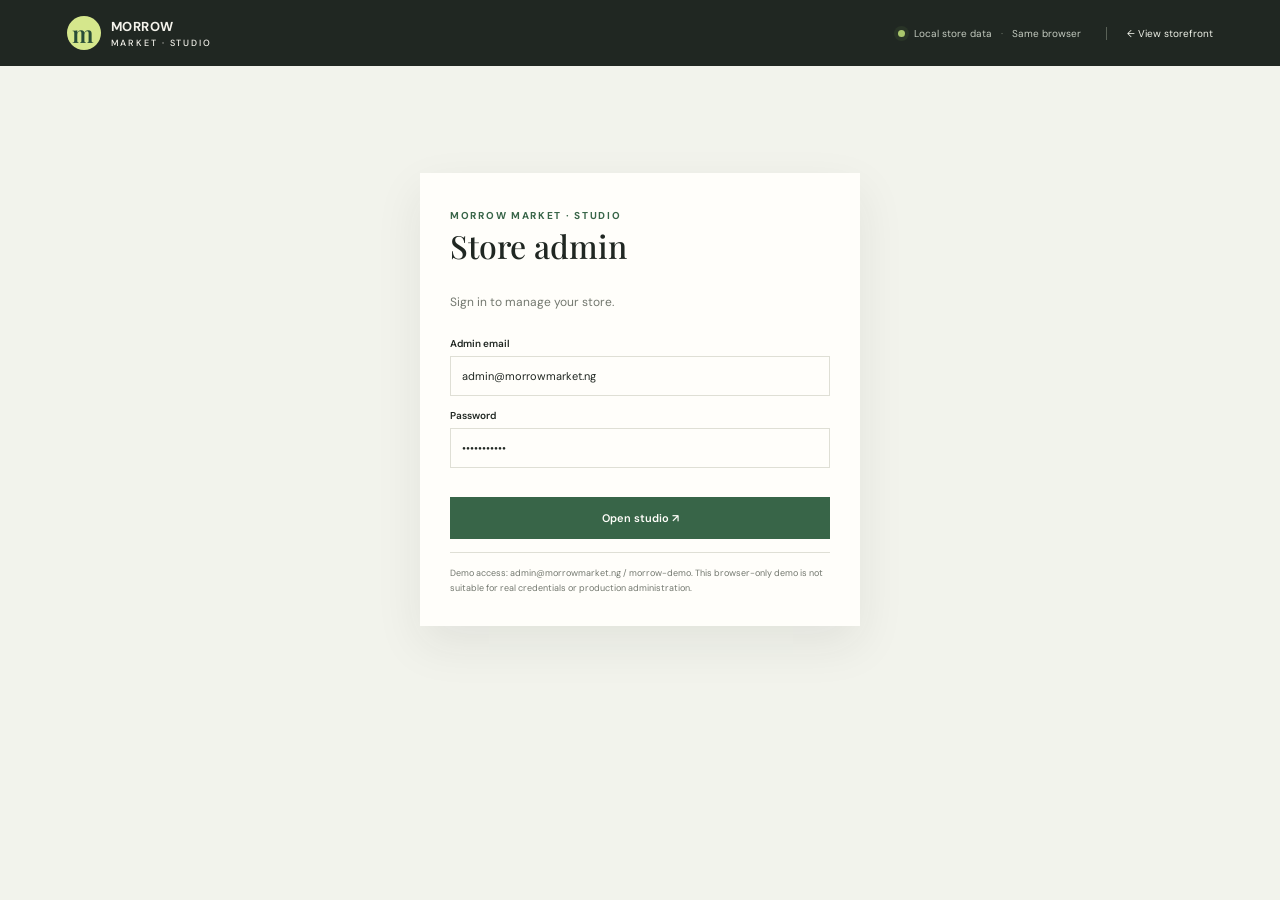
<file: admin.html>
<!doctype html>
<html lang="en">
<head>
  <meta charset="utf-8">
  <meta name="viewport" content="width=device-width, initial-scale=1">
  <meta name="theme-color" content="#202722">
  <meta name="description" content="Morrow Market store administration.">
  <link rel="manifest" href="manifest.webmanifest">
  <link rel="icon" href="assets/icon.svg" type="image/svg+xml">
  <link rel="stylesheet" href="styles.css">
  <title>Store Admin · Morrow Market</title>
</head>
<body data-entry="admin" class="admin-entry">
  <header class="admin-entry-header">
    <a class="brand" href="index.html"><span class="brand-mark">m</span><span>MORROW<small>MARKET · STUDIO</small></span></a>
    <div class="admin-entry-status"><span class="live-dot"></span> Local store data <span class="admin-entry-separator">·</span> Same browser</div>
    <a class="admin-store-link" href="index.html" target="_blank" rel="noopener">← View storefront</a>
  </header>
  <main id="app" tabindex="-1"></main>
  <span id="cart-count" hidden>0</span><span id="wishlist-count" hidden>0</span>
  <button id="install-button" hidden aria-label="Install app">Install</button>
  <div id="toast-region" aria-live="polite"></div>
  <div id="modal-root"></div>
  <script src="app.js" defer></script>
</body>
</html>
</file>
<file: styles.css>
@import url('https://fonts.googleapis.com/css2?family=DM+Sans:wght@400;500;600;700&family=Playfair+Display:wght@500;600;700&display=swap');
:root{font-family:'DM Sans',sans-serif;color:#202722;background:#f7f5ef;font-synthesis:none;--ink:#202722;--muted:#73786f;--paper:#f7f5ef;--white:#fffefa;--line:#dfdfd5;--green:#386548;--green-dark:#284c37;--lime:#d5e78c;--orange:#d66b4b;--serif:'Playfair Display',Georgia,serif;--shadow:0 18px 45px #20272214}
*{box-sizing:border-box}body{margin:0;min-width:320px}button,input,select,textarea{font:inherit}button{color:inherit;cursor:pointer}a{color:inherit;text-decoration:none}.sr-only{position:absolute;width:1px;height:1px;padding:0;margin:-1px;overflow:hidden;clip:rect(0,0,0,0);white-space:nowrap;border:0}h1,h2,h3,p{margin-top:0}
.announcement{height:31px;background:var(--green-dark);color:var(--paper);display:flex;align-items:center;justify-content:center;gap:22px;font-size:10px}.announcement span{color:#d0d9cb}.site-header{max-width:1440px;margin:auto;padding:20px 5.2%;display:grid;grid-template-columns:1fr minmax(250px,500px) 1fr;align-items:center;gap:30px}.brand{display:flex;gap:10px;align-items:center;font-size:13px;font-weight:700;letter-spacing:.04em;white-space:nowrap}.brand-mark{width:34px;height:34px;border-radius:50%;display:grid;place-items:center;background:var(--lime);font:600 24px var(--serif);color:var(--green-dark)}.brand small{display:block;font-size:9px;font-weight:500;letter-spacing:.21em;margin-top:2px}.search-form{height:42px;border-bottom:1px solid #aeb2a8;display:flex;align-items:center;gap:10px;color:var(--muted)}.search-form>span{font-size:24px}.search-form input{border:0;outline:0;background:transparent;min-width:0;flex:1;font-size:12px}.search-form button{border:0;background:none;font-size:18px}.header-actions{display:flex;justify-content:flex-end;align-items:center;gap:13px}.header-actions button{position:relative;border:0;background:transparent;display:flex;align-items:center;gap:5px;padding:5px;font-size:12px}.header-actions button:first-letter{font-size:20px}.header-actions b{min-width:16px;height:16px;border-radius:50%;display:grid;place-items:center;background:var(--lime);font-size:9px}.main-nav{height:44px;border-block:1px solid var(--line);padding:0 5.2%;display:flex;align-items:center;gap:30px}.main-nav button{height:100%;border:0;background:transparent;color:#5d635b;font-size:11px;position:relative;white-space:nowrap}.main-nav button.active{color:var(--ink);font-weight:700}.main-nav button.active:after{content:'';position:absolute;height:2px;bottom:-1px;left:0;right:0;background:var(--green)}.main-nav span{flex:1}.admin-link{color:var(--green)!important}
#app{min-height:62vh}.hero{max-width:1440px;margin:auto;padding:28px 5.2% 0}.hero-panel{min-height:390px;position:relative;overflow:hidden;background:#dfe5d3;display:flex;align-items:center}.hero-copy{padding:42px 0 42px 9%;position:relative;z-index:1;max-width:520px}.eyebrow{font-size:10px;font-weight:700;letter-spacing:.17em;text-transform:uppercase;color:var(--green)}.hero h1{font:500 clamp(43px,5.4vw,74px)/1.02 var(--serif);margin:20px 0 17px;max-width:480px}.hero-copy p{font-size:13px;line-height:1.8;color:#535c50;max-width:335px;margin-bottom:25px}.button{border:0;min-height:42px;padding:0 19px;background:var(--green);color:#fffefa;font-size:11px;font-weight:600;display:inline-flex;align-items:center;justify-content:center;gap:11px;transition:background .18s,transform .18s}.button:hover{background:var(--green-dark);transform:translateY(-1px)}.button.outline{border:1px solid var(--line);background:transparent;color:var(--ink)}.button.small{min-height:33px;padding:0 12px;font-size:10px}.hero-image{position:absolute;right:0;top:0;width:53%;height:100%;object-fit:cover;mix-blend-mode:multiply;mask-image:linear-gradient(90deg,transparent 0%,#000 27%);animation:arrive .7s ease-out both}.hero-stamp{position:absolute;right:7%;bottom:25px;width:96px;height:96px;border:1px solid #62755f;border-radius:50%;display:grid;place-items:center;text-align:center;color:#435941;font:12px/1.4 var(--serif);transform:rotate(-10deg);z-index:1}.hero-stamp b{font-size:22px}.benefits{max-width:1440px;margin:auto;padding:21px 5.2%;display:grid;grid-template-columns:repeat(3,1fr);border-bottom:1px solid var(--line);gap:16px}.benefit{display:flex;align-items:center;justify-content:center;gap:10px;font-size:10px;color:#555d53}.benefit b{font-size:16px;color:var(--green)}.shop-section{max-width:1440px;margin:auto;padding:52px 5.2% 72px}.section-heading{display:flex;align-items:end;justify-content:space-between;gap:20px;margin-bottom:22px}.section-heading h2{font:500 34px/1.1 var(--serif);margin:8px 0 0}.section-heading p{color:var(--muted);font-size:11px;margin:0}.catalog-tools{display:flex;justify-content:space-between;align-items:center;gap:16px;margin-bottom:22px}.category-tabs{display:flex;gap:8px;flex-wrap:wrap}.chip{border:1px solid var(--line);background:transparent;min-height:31px;padding:0 12px;font-size:10px;color:#545b52}.chip.active,.chip:hover{background:var(--green);border-color:var(--green);color:white}.sort-select,.field input,.field select,.field textarea,.control-select{border:1px solid var(--line);background:var(--white);color:var(--ink);min-height:39px;padding:0 11px;font-size:11px;outline-color:var(--green)}.sort-select{min-width:142px}.price-filter{display:flex;align-items:center;gap:7px;font-size:10px;color:var(--muted)}.price-filter input{width:88px;min-height:31px;border:1px solid var(--line);padding:0 8px;background:var(--white);font-size:10px}.product-grid{display:grid;grid-template-columns:repeat(4,minmax(0,1fr));gap:32px 19px}.product-card{min-width:0;animation:arrive .45s ease both}.product-image-wrap{aspect-ratio:4/4.7;position:relative;background:#eeece4;overflow:hidden}.product-image{width:100%;height:100%;object-fit:cover;transition:transform .45s}.product-card:hover .product-image{transform:scale(1.035)}.product-tag{position:absolute;left:11px;top:11px;background:var(--white);padding:6px 8px;font-size:8px;letter-spacing:.08em;text-transform:uppercase}.product-tag.sale{background:var(--orange);color:white}.heart-button{position:absolute;right:10px;top:9px;border:0;background:#fffefaed;width:33px;height:33px;border-radius:50%;font-size:18px}.heart-button.saved{color:var(--orange)}.quick-add{position:absolute;bottom:9px;left:9px;right:9px;min-height:36px;background:#fffefaed;border:0;text-align:left;padding:0 12px;font-size:10px;transform:translateY(50px);transition:transform .2s}.product-card:hover .quick-add,.quick-add:focus{transform:translateY(0)}.product-info{padding:12px 1px 0}.product-category{font-size:9px;color:var(--muted);text-transform:uppercase;letter-spacing:.1em}.product-title{font:500 16px var(--serif);margin:5px 0 7px}.product-title button{font:inherit;color:inherit;text-align:left}.product-meta{display:flex;justify-content:space-between;align-items:center;font-size:11px}.product-price{font-weight:600}.old-price{color:#898d85;text-decoration:line-through;margin-right:6px;font-weight:400}.product-rating{color:#8b673a}.empty-state{padding:50px 20px;text-align:center;background:#efeee7;color:var(--muted);font-size:12px}.empty-state h3{font:500 25px var(--serif);color:var(--ink);margin:0 0 8px}.editorial-band{background:#e5e8d9;padding:35px 5.2%;display:flex;justify-content:center;align-items:center;gap:28px;text-align:center}.editorial-band .spark{font:36px var(--serif);color:var(--orange)}.editorial-band h2{font:500 25px var(--serif);margin:5px 0}.editorial-band p{font-size:10px;color:#5c6258;margin:0}
.page-wrap{max-width:1260px;padding:42px 5.2% 75px;margin:auto}.page-title{font:500 38px/1.1 var(--serif);margin:8px 0}.page-subtitle{color:var(--muted);font-size:12px;margin-bottom:27px}.cart-layout,.checkout-layout{display:grid;grid-template-columns:minmax(0,1.6fr) minmax(270px,.75fr);gap:45px;align-items:start}.cart-list{border-top:1px solid var(--line)}.cart-row{display:grid;grid-template-columns:94px 1fr auto;gap:16px;padding:16px 0;border-bottom:1px solid var(--line);align-items:center}.cart-thumb{width:94px;height:105px;object-fit:cover;background:#eceae2}.cart-detail h3{font:500 17px var(--serif);margin:6px 0}.cart-detail p{color:var(--muted);font-size:10px;margin:0}.quantity-control{display:inline-flex;align-items:center;border:1px solid var(--line);margin-top:10px;height:29px}.quantity-control button{width:28px;height:27px;border:0;background:transparent}.quantity-control span{min-width:22px;text-align:center;font-size:10px}.cart-row-end{text-align:right;align-self:stretch;display:flex;flex-direction:column;justify-content:space-between;align-items:end;font-size:12px;font-weight:600}.text-button{border:0;background:none;text-decoration:underline;text-underline-offset:3px;color:var(--muted);font-size:10px;padding:4px}.summary-box{background:#efeee7;padding:22px}.summary-box h2{font:500 21px var(--serif);margin:0 0 19px}.summary-line{display:flex;justify-content:space-between;gap:15px;font-size:11px;margin:13px 0;color:#555b53}.summary-line.total{border-top:1px solid #d8d8cd;padding-top:15px;margin-top:17px;color:var(--ink);font-size:13px;font-weight:700}.summary-box .button{width:100%;margin-top:11px}.summary-note{font-size:9px;line-height:1.7;color:var(--muted);margin:13px 0 0}.coupon-entry{display:flex;gap:7px;margin:16px 0}.coupon-entry input{min-width:0;flex:1;border:1px solid var(--line);background:var(--white);padding:0 10px;text-transform:uppercase;font-size:10px}.coupon-entry button{border:1px solid var(--green);background:transparent;color:var(--green);padding:0 11px;font-size:10px}.checkout-form,.form-grid{display:grid;grid-template-columns:1fr 1fr;gap:14px}.field{display:flex;flex-direction:column;gap:6px}.field.full{grid-column:1/-1}.field label{font-size:10px;font-weight:600}.field input,.field select,.field textarea{width:100%;min-height:40px}.field textarea{padding:10px;min-height:75px;resize:vertical}.radio-list{display:grid;gap:9px}.radio-option{border:1px solid var(--line);padding:12px;background:var(--white);display:flex;gap:10px;font-size:11px;align-items:center}.radio-option input{accent-color:var(--green)}.form-section-title{font:500 20px var(--serif);margin:0 0 15px}.checkout-section{margin-bottom:27px}.confirmation{max-width:720px;margin:55px auto;text-align:center;padding:35px}.confirmation-mark{width:60px;height:60px;border-radius:50%;background:var(--lime);display:grid;place-items:center;margin:0 auto 18px;font-size:26px;color:var(--green)}.confirmation h1{font:500 42px var(--serif)}.confirmation p{color:var(--muted);font-size:12px;line-height:1.8}.order-id{font-weight:700;color:var(--green)}
.dashboard-layout{display:grid;grid-template-columns:220px 1fr;gap:36px}.side-nav{border-top:1px solid var(--line);padding-top:12px}.side-nav button{display:block;width:100%;text-align:left;padding:12px 10px;border:0;background:transparent;color:#62675e;font-size:11px}.side-nav button.active{background:#e9eadf;color:var(--green-dark);font-weight:700}.side-nav .logout{color:#a74938;margin-top:15px}.dashboard-content{min-width:0}.dashboard-heading{display:flex;justify-content:space-between;align-items:center;margin-bottom:20px}.dashboard-heading h2{font:500 25px var(--serif);margin:0}.stat-grid{display:grid;grid-template-columns:repeat(4,1fr);gap:12px;margin-bottom:27px}.stat-card{background:#efeee7;padding:16px;min-height:97px}.stat-card span{font-size:9px;color:var(--muted);text-transform:uppercase;letter-spacing:.09em}.stat-card strong{display:block;margin-top:12px;font:500 24px var(--serif)}.table-wrap{overflow-x:auto;border-top:1px solid var(--line)}table{width:100%;border-collapse:collapse;text-align:left;min-width:620px}th,td{padding:12px 10px;border-bottom:1px solid var(--line);font-size:10px;vertical-align:middle}th{color:var(--muted);font-weight:500;text-transform:uppercase;letter-spacing:.08em;font-size:8px}.status{display:inline-flex;padding:5px 8px;background:#e7eadc;color:#426044;font-size:9px}.status.pending{background:#f5edcf;color:#896b1b}.status.cancelled{background:#f4e0db;color:#9c4839}.status.shipped{background:#dce9ef;color:#466d82}.status.processing{background:#eee5d8;color:#8a6039}.admin-layout{max-width:1440px}.admin-topline{display:flex;justify-content:space-between;align-items:center;gap:20px;border-bottom:1px solid var(--line);padding-bottom:18px;margin-bottom:20px}.admin-topline .page-title{margin:0;font-size:32px}.admin-top-actions{display:flex;gap:8px}.admin-tabs{display:flex;gap:4px;overflow:auto;border-bottom:1px solid var(--line);margin-bottom:24px}.admin-tabs button{white-space:nowrap;border:0;background:transparent;padding:12px 13px;color:var(--muted);font-size:10px;border-bottom:2px solid transparent}.admin-tabs button.active{border-color:var(--green);color:var(--green);font-weight:700}.admin-stats{grid-template-columns:repeat(4,1fr)}.admin-table-title{font:500 21px var(--serif);margin:0 0 14px}.admin-toolbar{display:flex;justify-content:space-between;gap:10px;margin-bottom:14px}.admin-toolbar input{width:min(300px,100%)}.inventory-image{width:35px;height:42px;object-fit:cover;margin-right:8px}.table-product{display:flex;align-items:center;min-width:175px;font-size:10px}.row-actions{display:flex;gap:5px;white-space:nowrap}.row-actions button{border:0;background:none;text-decoration:underline;font-size:9px;color:var(--green)}.admin-login{max-width:390px;margin:40px auto;padding:25px;background:var(--white);box-shadow:var(--shadow)}.admin-login h2{font:500 27px var(--serif)}.admin-login .field{margin-bottom:13px}.demo-note{font-size:9px;color:var(--muted);line-height:1.7;margin:13px 0 0}.settings-grid{max-width:730px}.modal-backdrop{position:fixed;z-index:20;inset:0;background:#15201899;display:grid;place-items:center;padding:20px;animation:fade .15s ease}.modal{width:min(660px,100%);max-height:min(90vh,850px);overflow:auto;background:var(--paper);position:relative;padding:26px;box-shadow:var(--shadow)}.modal-close{position:absolute;right:14px;top:12px;width:32px;height:32px;border:0;background:transparent;font-size:22px}.modal-product{display:grid;grid-template-columns:1fr 1fr;gap:25px}.modal-product img{width:100%;height:100%;min-height:315px;object-fit:cover}.modal-product h2{font:500 29px/1.1 var(--serif);margin:8px 0}.modal-product p{font-size:11px;color:var(--muted);line-height:1.8}.modal-actions{display:flex;gap:8px;margin-top:12px}.toast-region{position:fixed;z-index:30;right:18px;bottom:18px;display:grid;gap:8px}.toast{background:var(--ink);color:white;padding:12px 16px;min-width:210px;font-size:11px;box-shadow:var(--shadow);animation:arrive .2s ease}.site-footer{background:#202722;color:#eef0e9;padding:35px 5.2% 24px;display:grid;grid-template-columns:1fr 1.2fr 1fr;gap:18px;align-items:start}.site-footer p{color:#b8c0b6;font-size:11px;line-height:1.7;margin:8px 0}.site-footer div{display:flex;justify-content:flex-end;gap:16px}.site-footer button{border:0;background:transparent;color:#dce2d9;font-size:10px}.site-footer>small{grid-column:1/-1;border-top:1px solid #4b5149;padding-top:15px;color:#9ba398;font-size:9px}.hidden{display:none!important}@keyframes arrive{from{opacity:0;transform:translateY(8px)}to{opacity:1;transform:translateY(0)}}@keyframes fade{from{opacity:0}to{opacity:1}}
@media(max-width:900px){.site-header{grid-template-columns:1fr auto;gap:16px}.search-form{grid-row:2;grid-column:1/-1}.header-actions{gap:8px}.main-nav{gap:22px}.hero-panel{min-height:350px}.hero-image{width:57%;opacity:.9}.product-grid{grid-template-columns:repeat(3,minmax(0,1fr))}.stat-grid{grid-template-columns:repeat(2,1fr)}}
@media(max-width:600px){.announcement{font-size:9px}.announcement span{display:none}.site-header{padding:15px 5%;grid-template-columns:1fr auto}.brand{font-size:11px}.brand-mark{width:30px;height:30px}.header-actions{gap:4px}.header-actions button span{display:none}.main-nav{padding:0 5%;gap:19px;overflow:auto}.main-nav button{font-size:10px}.admin-link{display:none}.hero{padding:16px 4% 0}.hero-panel{min-height:480px;align-items:start}.hero-copy{padding:32px 8% 0;max-width:100%}.hero h1{font-size:48px;max-width:300px;margin:13px 0}.hero-copy p{max-width:260px;font-size:11px}.hero-image{top:auto;bottom:0;width:100%;height:58%;mask-image:linear-gradient(180deg,transparent 0%,#000 32%)}.hero-stamp{width:75px;height:75px;right:7%;bottom:15px;font-size:10px}.benefits{padding:17px 5%;grid-template-columns:1fr;gap:12px}.benefit{justify-content:flex-start;font-size:9px}.shop-section{padding:40px 5% 55px}.section-heading{align-items:start;flex-direction:column;gap:8px}.section-heading h2{font-size:30px}.catalog-tools{align-items:flex-start;flex-direction:column}.product-grid{grid-template-columns:repeat(2,minmax(0,1fr));gap:24px 12px}.product-title{font-size:14px}.product-image-wrap{aspect-ratio:4/4.8}.quick-add{transform:translateY(0);min-height:33px}.product-info{padding-top:9px}.product-meta{font-size:10px}.editorial-band{padding:25px 6%;gap:12px}.editorial-band h2{font-size:20px}.page-wrap{padding:30px 5% 55px}.page-title{font-size:32px}.cart-layout,.checkout-layout{grid-template-columns:1fr;gap:25px}.cart-row{grid-template-columns:72px 1fr auto;gap:10px}.cart-thumb{width:72px;height:83px}.cart-detail h3{font-size:15px}.cart-row-end{font-size:10px}.dashboard-layout{grid-template-columns:1fr;gap:20px}.side-nav{display:flex;overflow:auto;border:0;border-bottom:1px solid var(--line);padding:0;gap:5px}.side-nav button{white-space:nowrap;width:auto;padding:10px}.side-nav .logout{margin:0}.dashboard-content{overflow:hidden}.stat-grid{gap:8px}.stat-card{padding:12px;min-height:83px}.stat-card strong{font-size:21px}.admin-topline{align-items:flex-start;flex-direction:column}.admin-topline .page-title{font-size:29px}.admin-stats{grid-template-columns:repeat(2,1fr)}.admin-tabs{margin-right:-5vw}.checkout-form,.form-grid{grid-template-columns:1fr}.field.full{grid-column:auto}.modal{padding:23px 18px}.modal-product{grid-template-columns:1fr;gap:15px}.modal-product img{min-height:0;max-height:270px}.site-footer{grid-template-columns:1fr 1fr;gap:8px}.site-footer p,.site-footer div,.site-footer>small{grid-column:1/-1}.site-footer div{justify-content:flex-start}.price-filter{flex-wrap:wrap}}
@media(prefers-reduced-motion:reduce){*,*:before,*:after{animation-duration:.01ms!important;animation-iteration-count:1!important;scroll-behavior:auto!important;transition-duration:.01ms!important}}

.cover-story{position:relative;max-width:1440px;height:min(68vw,650px);min-height:470px;margin:0 auto;padding:0 5.2%;overflow:hidden;background:#54624c;color:#fff}.cover-image{position:absolute;inset:0;width:100%;height:100%;object-fit:cover;object-position:center 55%;animation:cover-reveal .9s cubic-bezier(.2,.7,.2,1) both}.cover-shade{position:absolute;inset:0;background:linear-gradient(90deg,#202722d9 0%,#202722a8 37%,#20272220 72%,#20272212 100%),linear-gradient(0deg,#20272270,transparent 36%)}.cover-index{position:absolute;top:30px;left:5.2%;right:5.2%;display:flex;justify-content:space-between;color:#f4f3ec;font-size:9px;letter-spacing:.14em}.cover-copy{position:absolute;left:12%;top:50%;transform:translateY(-46%);max-width:590px;animation:cover-copy-in .7s .12s both}.cover-copy .eyebrow{color:#d5e78c}.cover-copy h1{font:500 clamp(48px,6vw,82px)/.99 var(--serif);margin:23px 0 18px;letter-spacing:0}.cover-copy h1 i{font-weight:500;color:#d5e78c}.cover-copy p{max-width:360px;color:#eceee8;font-size:13px;line-height:1.8;margin-bottom:24px}.cover-caption{position:absolute;bottom:25px;left:5.2%;font-size:8px;letter-spacing:.16em;color:#f4f3ec}.cover-orbit{position:absolute;right:8%;bottom:13%;width:86px;height:86px;border:1px solid #fff9;border-radius:50%;display:grid;place-items:center;text-align:center;font:12px/1.35 var(--serif);transform:rotate(12deg);color:#fff}.cover-orbit:before{content:'';position:absolute;inset:7px;border:1px solid #fff6;border-radius:50%}.cover-story .button{min-height:44px}.shop-section{padding-top:68px}.section-heading h2{font-size:clamp(30px,3.3vw,45px);max-width:720px}.section-heading .eyebrow{display:inline-flex;align-items:center;gap:9px}.live-dot{width:7px;height:7px;border-radius:50%;background:#6a8d4d;box-shadow:0 0 0 4px #6a8d4d20;animation:live-pulse 2s ease-in-out infinite}.heading-divider{color:var(--orange);padding:0 5px}.editorial-grid{grid-template-columns:repeat(4,minmax(0,1fr));grid-auto-rows:minmax(150px,auto);gap:35px 20px}.editorial-grid .product-card .product-image-wrap{aspect-ratio:4/4.8}.feature-card{grid-column:span 2;grid-row:span 2;position:relative;min-height:560px;overflow:hidden;background:#59664f;color:#fff;animation:arrive .5s ease both}.feature-card:after{content:'';position:absolute;inset:0;background:linear-gradient(0deg,#202722e8 0%,#2027228a 32%,transparent 70%)}.feature-card>img{position:absolute;inset:0;width:100%;height:100%;object-fit:cover;transition:transform .65s cubic-bezier(.2,.7,.2,1)}.feature-card:hover>img{transform:scale(1.035)}.feature-card-top{position:absolute;z-index:1;top:14px;left:15px;right:15px;display:flex;align-items:center;justify-content:space-between;font-size:8px;letter-spacing:.14em}.feature-card-copy{position:absolute;z-index:1;bottom:25px;left:7%;right:7%}.feature-card-copy .eyebrow{color:#d5e78c}.feature-card-copy h3{font:500 clamp(28px,3vw,43px)/1.05 var(--serif);margin:12px 0 8px}.feature-card-copy p{max-width:420px;color:#eeefe9;font-size:11px;line-height:1.7;margin-bottom:18px}.feature-card-copy>div{display:flex;align-items:center;gap:10px}.feature-card-copy strong{font-size:12px;margin-right:auto}.feature-detail{border:1px solid #fff9;border-radius:50%;height:34px;width:34px;background:transparent;color:white;font-size:16px}.editorial-grid .product-card{align-self:start}.closing-note{max-width:1440px;margin:15px auto 0;padding:25px 5.2%;border-top:1px solid var(--line);display:flex;align-items:center;justify-content:space-between;gap:16px;color:var(--muted);font-size:9px;letter-spacing:.1em;text-transform:uppercase}.closing-note p{font:500 20px var(--serif);letter-spacing:0;text-transform:none;color:var(--ink);margin:0}.toast{border-left:3px solid var(--lime)}
@keyframes live-pulse{50%{box-shadow:0 0 0 7px #6a8d4d08;opacity:.75}}@keyframes cover-reveal{from{transform:scale(1.025);opacity:.5}to{transform:scale(1);opacity:1}}@keyframes cover-copy-in{from{opacity:0;translate:0 12px}to{opacity:1;translate:0 0}}
@media(max-width:900px){.cover-story{height:520px;min-height:0}.cover-copy{left:9%;max-width:520px}.cover-copy h1{font-size:65px}.editorial-grid{grid-template-columns:repeat(3,minmax(0,1fr));grid-auto-rows:minmax(145px,auto);gap:28px 14px}.feature-card{min-height:500px}.feature-card-copy h3{font-size:34px}}
@media(max-width:600px){.cover-story{width:100%;height:590px;min-height:0;padding:0}.cover-image{object-position:57% center}.cover-shade{background:linear-gradient(0deg,#202722df 0%,#20272292 48%,#20272218 100%)}.cover-index{top:18px;left:5%;right:5%;font-size:7px}.cover-copy{left:7%;right:7%;top:auto;bottom:78px;transform:none}.cover-copy h1{font-size:47px;margin:14px 0 12px}.cover-copy p{font-size:11px;max-width:290px;margin-bottom:17px}.cover-caption{left:5%;bottom:20px;font-size:7px}.cover-orbit{width:65px;height:65px;right:7%;top:24%;bottom:auto;font-size:10px}.shop-section{padding:43px 5% 48px}.section-heading{flex-direction:row;align-items:end}.section-heading h2{font-size:31px}.section-heading>p{font-size:9px;max-width:95px;text-align:right;line-height:1.7}.editorial-grid{grid-template-columns:repeat(2,minmax(0,1fr));grid-auto-rows:auto;gap:25px 12px}.feature-card{grid-column:span 2;grid-row:auto;min-height:420px}.feature-card-copy{left:6%;right:6%;bottom:20px}.feature-card-copy h3{font-size:32px}.feature-card-copy p{font-size:10px}.feature-card-copy>div{gap:7px}.feature-card-copy .button{padding:0 11px}.closing-note{padding:20px 5%;align-items:flex-start}.closing-note p{font-size:16px;max-width:190px;text-align:center}.closing-note span{font-size:7px;max-width:75px;line-height:1.6}.live-dot{flex:none}}
.nav-admin-link{height:100%;display:inline-flex;align-items:center;color:var(--green);font-size:11px;font-weight:600;white-space:nowrap}.site-footer a:not(.brand){color:#dce2d9;font-size:10px}.admin-entry{min-height:100vh;background:#f2f3ec}.admin-entry-header{min-height:66px;padding:0 5.2%;display:flex;align-items:center;gap:25px;background:#202722;color:#f4f3ec}.admin-entry-header .brand{margin-right:auto}.admin-entry-header .brand-mark{background:var(--lime)}.admin-entry-status{display:flex;align-items:center;gap:9px;font-size:10px;color:#c4cbc0}.admin-entry-status .live-dot{background:#a9c66c}.admin-entry-separator{color:#778173}.admin-store-link{font-size:10px;color:#eff2e9;border-left:1px solid #596157;padding-left:20px}.admin-entry #app{min-height:calc(100vh - 66px)}.admin-entry .admin-layout{padding-top:35px}.admin-entry .admin-login{margin:65px auto;max-width:440px;padding:30px;background:var(--white)}.admin-entry .admin-login h2{font:500 32px var(--serif)}.admin-entry .admin-login .demo-note{border-top:1px solid var(--line);padding-top:13px}.admin-entry .admin-topline{align-items:center}.admin-entry .admin-topline .eyebrow{display:block;margin-bottom:8px}.admin-entry .admin-stats{grid-template-columns:repeat(4,minmax(0,1fr))}.admin-entry .admin-tabs{position:sticky;top:0;z-index:5;background:#f2f3ec}.admin-entry .admin-toolbar input{min-height:36px}.admin-entry #toast-region{position:fixed;right:18px;bottom:18px;z-index:30;display:grid;gap:8px}.admin-entry #toast-region .toast{border-left:3px solid var(--lime)}
@media(max-width:600px){.admin-entry-header{min-height:58px;padding:0 5%;gap:10px}.admin-entry-header .brand{font-size:10px}.admin-entry-header .brand-mark{width:29px;height:29px;font-size:20px}.admin-entry-status{font-size:8px;gap:5px}.admin-entry-separator{display:none}.admin-store-link{padding-left:10px;font-size:9px}.admin-entry .admin-layout{padding-top:24px}.admin-entry .admin-topline{flex-direction:row;align-items:center}.admin-entry .admin-topline .page-title{font-size:24px}.admin-entry .admin-stats{grid-template-columns:repeat(2,minmax(0,1fr))}.admin-entry .admin-top-actions{flex-direction:column}.admin-entry .admin-tabs{margin-right:-5vw}.admin-entry .admin-toolbar{flex-wrap:wrap}}
.image-upload-control{display:grid;grid-template-columns:116px minmax(0,1fr);gap:14px;align-items:center;padding:12px;border:1px dashed #b7bcb0;background:#f0f0e9}.image-upload-control img{display:block;width:116px;height:116px;object-fit:cover;background:#e5e6dd}.image-upload-input{display:grid;gap:9px;min-width:0}.image-upload-input input{width:100%;padding:8px;background:var(--white)}.image-upload-input small{font-size:10px;line-height:1.6;color:var(--muted)}
@media(max-width:600px){.image-upload-control{grid-template-columns:82px minmax(0,1fr);gap:10px;padding:9px}.image-upload-control img{width:82px;height:82px}.image-upload-input input{font-size:10px;padding:6px}}

body:not(.admin-entry){--store-header-height:82px}.announcement{position:sticky;top:0;z-index:30}.site-header{position:sticky;top:31px;z-index:29;background:var(--paper)}.main-nav{position:sticky;top:calc(31px + var(--store-header-height));z-index:28;background:var(--paper)}
@media(max-width:900px){body:not(.admin-entry){--store-header-height:132px}}
@media(max-width:600px){body:not(.admin-entry){--store-header-height:118px}}
body:not(.admin-entry){--store-nav-height:44px;padding-top:calc(31px + var(--store-header-height) + var(--store-nav-height))}.announcement{position:fixed;inset:0 0 auto;height:31px;width:100%}.site-header{position:fixed;inset:31px 0 auto;width:100%;height:var(--store-header-height);margin:0 auto}.main-nav{position:fixed;inset:calc(31px + var(--store-header-height)) 0 auto;width:100%;height:var(--store-nav-height)}
@media(max-width:900px){body:not(.admin-entry){--store-nav-height:44px}}
</file>
